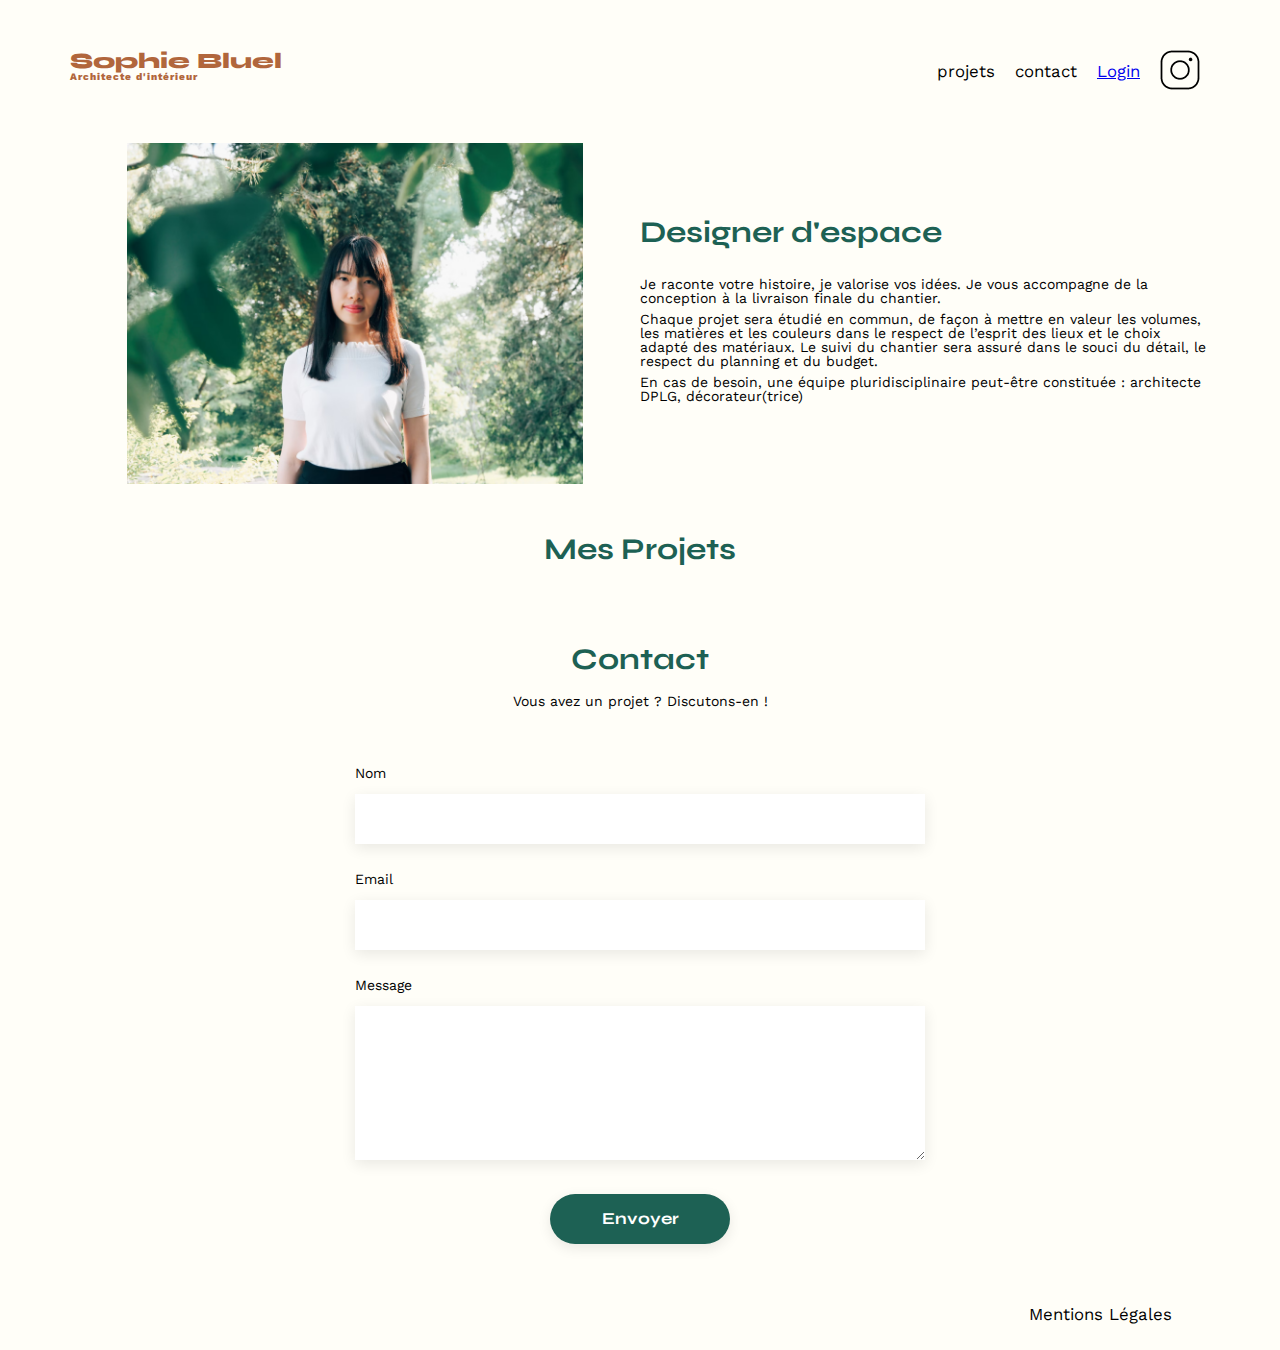
<file: FrontEnd/index.html>
<!DOCTYPE html>
<html lang="fr">

<head>
	<meta charset="UTF-8">
	<title>Sophie Bluel - Architecte d'intérieur</title>
	<meta name="viewport" content="width=device-width, initial-scale=1.0">
	<link rel="preconnect" href="https://fonts.googleapis.com">
	<link rel="preconnect" href="https://fonts.gstatic.com" crossorigin>
	<link href="https://fonts.googleapis.com/css2?family=Syne:wght@700;800&family=Work+Sans&display=swap"
		rel="stylesheet">
	<meta name="description" content="">
	<link rel="stylesheet" href="./assets/style.css">
	<link rel="stylesheet" href="./assets/index.css">

	<script src="../FrontEnd/myScripts.js"></script>
	


</head>

<body>
	<header>
		<h1>Sophie Bluel <span>Architecte d'intérieur</span></h1>
		<nav>
			<ul>
				<li>projets</li>
				<li>contact</li>
				<li><a href="login.html">Login</a></li>
				<li><img src="./assets/icons/instagram.png" alt="Instagram"></li>
			</ul>
		</nav>
	</header>
	<main>
		<section id="introduction">
			<figure>
				<img src="./assets/images/sophie-bluel.png" alt="">
			</figure>
			<article>
				<h2>Designer d'espace</h2>
				<p>Je raconte votre histoire, je valorise vos idées. Je vous accompagne de la conception à la livraison
					finale du chantier.</p>
				<p>Chaque projet sera étudié en commun, de façon à mettre en valeur les volumes, les matières et les
					couleurs dans le respect de l’esprit des lieux et le choix adapté des matériaux. Le suivi du
					chantier sera assuré dans le souci du détail, le respect du planning et du budget.</p>
				<p>En cas de besoin, une équipe pluridisciplinaire peut-être constituée : architecte DPLG,
					décorateur(trice)</p>
			</article>
		</section>
		<section id="portfolio">


			<h2>Mes Projets</h2>

			<div id="tri">
		<!--	<button id="tri-tous" onclick="trierParCategorie('tous')">Tous</button>
				<button id="tri-objet" onclick="trierParCategorie('Objets')">Objets</button>
				<button id="tri-appartement" onclick="trierParCategorie('Appartements')">Appartements</button>
				<button id="tri-hotel" onclick="trierParCategorie('Hotels & restaurants')">Hôtels & restaurants</button> -->
			</div>

			<div id="projets-photos" class="projets"></div>



		</section>
		<section id="contact">
			<h2>Contact</h2>
			<p>Vous avez un projet ? Discutons-en !</p>
			<form action="#" method="post">
				<label for="name">Nom</label>
				<input type="text" name="name" id="name">
				<label for="email">Email</label>
				<input type="email" name="email" id="email">
				<label for="message">Message</label>
				<textarea name="message" id="message" cols="30" rows="10"></textarea>
				<input type="submit" value="Envoyer">
			</form>
		</section>
	</main>

	<footer>
		<nav>
			<ul>
				<li>Mentions Légales</li>
			</ul>
		</nav>
	</footer>
</body>

</html>
</file>
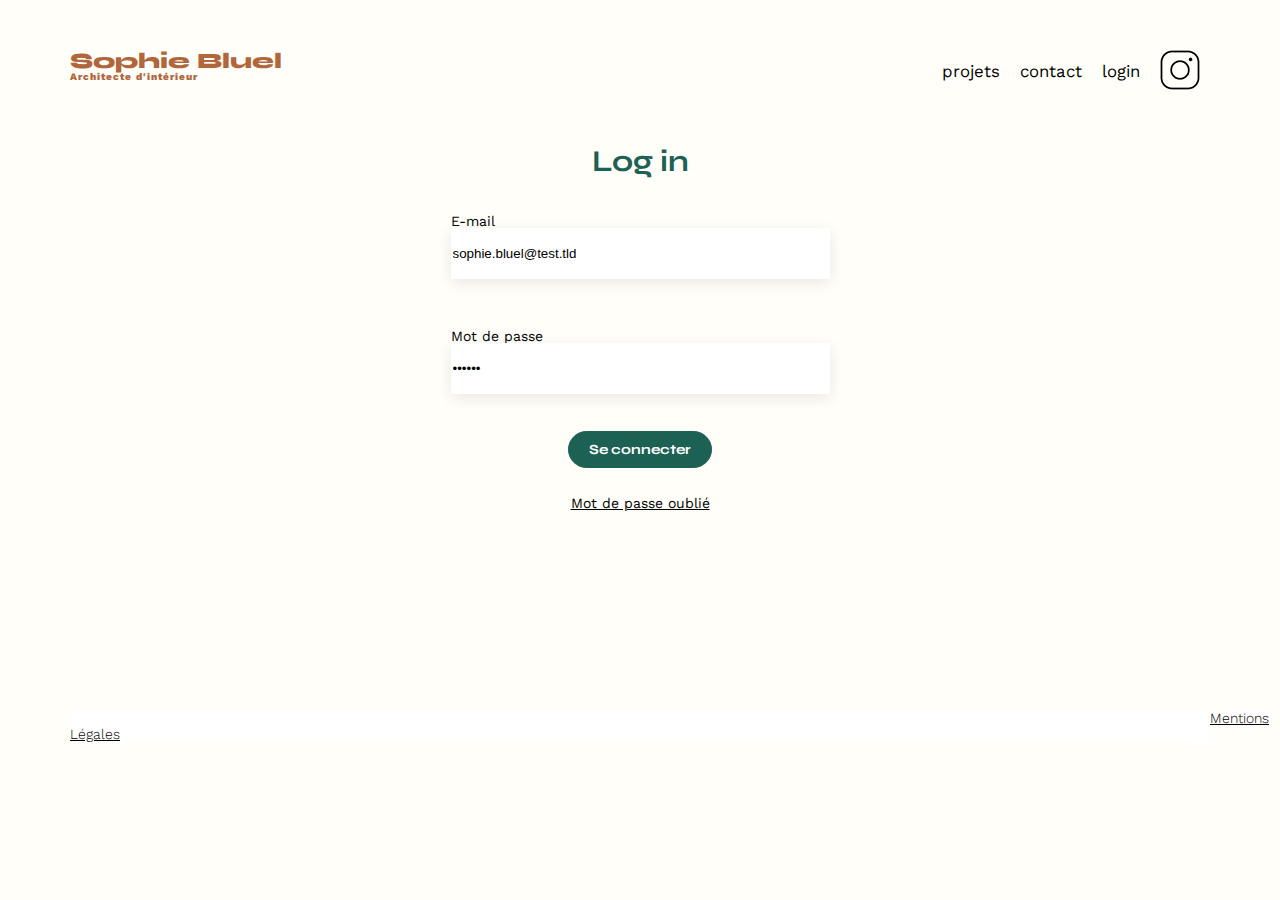
<file: FrontEnd/login.html>
<!DOCTYPE html>
<html lang="en">
<head>
	<meta charset="UTF-8">
	<title>Sophie Bluel - Architecte d'intérieur</title>
	<meta name="viewport" content="width=device-width, initial-scale=1.0">
	<link rel="preconnect" href="https://fonts.googleapis.com">
	<link rel="preconnect" href="https://fonts.gstatic.com" crossorigin>
	<link href="https://fonts.googleapis.com/css2?family=Syne:wght@700;800&family=Work+Sans&display=swap"
		rel="stylesheet">
	<meta name="description" content="">
    
	<link rel="stylesheet" href="./assets/style.css">
	<link rel="stylesheet" href="./assets/login.css">
    
</head>
<body>
    <header>
		<h1>Sophie Bluel <span>Architecte d'intérieur</span></h1>
		<nav>
			<ul>
				<li>projets</li>
				<li>contact</li>
				<li>login</li>
				<li><img src="./assets/icons/instagram.png" alt="Instagram"></li>
			</ul>
		</nav>
	</header>

<div class="Login-box">
    <main class="main">
        <h1 class="Login">Log in</h1>
        <form action="" method="post">
            <label for="email">E-mail</label>
            <input type="text" id="email" name="email" value="sophie.bluel@test.tld"> 
            <label for="password" class="mdp">Mot de passe</label> 
            <input type="password" id="password" name="password" value="S0phie"> 
        </form>
        <button id="tri-tous">Se connecter</button>


        <div class = "perdu">
        <a href="#">Mot de passe oublié</a>

    </main>

<footer class = "footer">
    <div class="mentions">
    <a href="#">Mentions Légales</a>
</div>
</footer>


</body>


</html>
</file>
<file: FrontEnd/assets/index.css>
#tri {
	display: flex;
	justify-content: center;
  }

  #tri button:not(#tri-tous) {
	color: var(--color-primary);
	border: 1px solid var(--color-primary);
	background: transparent;
	border-radius: 60px;
	cursor: pointer;
	height: 37px;

	font-family: 'Syne';
	font-style: normal;
	font-weight: 700;
	font-size: 16px;
	line-height: 19px;
	margin: 10px;
    padding: 9px 20px;
  }

#tri-tous {
	color: white;
	background: var(--color-primary);
	border: 1px solid var(--color-primary);
	border-radius: 60px;
	cursor: pointer;
	height: 37px;

	font-family: 'Syne';
	font-style: normal;
	font-weight: 700;
	font-size: 16px;
	line-height: 19px;
	margin: 10px;
    padding: 9px 20px;
}


.projets {
	display: flex;
	flex-wrap: wrap;
  }
    
   .projets img {
	flex-basis: calc(100% / 3 - 10px);
	margin: 5px;
	height: 418px;
  }
</file>
<file: FrontEnd/assets/login.css>
:root {
	--color-primary:#1D6154;
    --color-secondary:3D3D3D;
    --color-tertiary:white;
}

.main {
    display: flex;
    flex-direction: column;
    align-items: center;
    justify-content: center;
}

/** MAIN **/

.Login {
    height: 36px;
    font-family: 'Syne';
    font-weight: 700;
    font-size: 30px;
    line-height: 36px;    
    color: var(--color-primary);
    margin-bottom: 35px;
}

.Login-box label {
    color: var(--color-secondary);
}

form input {
    width: 379px;
    height: 51px;
    background: #FFFFFF;
    box-shadow: 0px 4px 14px rgba(0, 0, 0, 0.09);
    border: none;
    outline: none;
}

.mdp {
margin-top: 50px;
}

form label {
    display: flex;
  }
  

.perdu {
    margin-top: 28px;
}

.perdu  a {
    color: var(--color-secondary);
    font-family: 'Work Sans';
    font-style: normal;
}

#tri-tous {
	color: white;
    cursor: pointer;
	border: 1px solid var(--color-primary);
    background: var(--color-primary);

	border-radius: 60px;
	height: 37px;

	font-family: 'Syne';
	font-style: normal;
	font-weight: 700;
	font-size: 14px;
	line-height: 17px;

    margin-top: 37px;
    padding: 9px 20px;
}


/** FOOTER **/ 

.mentions {
background-color: #FFFFFF;
width: 100%;
margin-top: 200px;
}

.mentions a {
    
font-family: 'Work Sans';
font-style: normal;
font-weight: 300;
font-size: 14px;
line-height: 16px;
color: #000000;
margin-left: 100%;
margin-top: 100%;
background-color: white;
}
</file>
<file: FrontEnd/assets/style.css>
/* http://meyerweb.com/eric/tools/css/reset/
   v2.0 | 20110126
   License: none (public domain)
*/

html, body, div, span, applet, object, iframe,
h1, h2, h3, h4, h5, h6, p, blockquote, pre,
a, abbr, acronym, address, big, cite, code,
del, dfn, em, img, ins, kbd, q, s, samp,
small, strike, strong, sub, sup, tt, var,
b, u, i, center,
dl, dt, dd, ol, ul, li,
fieldset, form, label, legend,
table, caption, tbody, tfoot, thead, tr, th, td,
article, aside, canvas, details, embed,
figure, figcaption, footer, header, hgroup,
menu, nav, output, ruby, section, summary,
time, mark, audio, video {
	margin: 0;
	padding: 0;
	border: 0;
	font-size: 100%;
	font: inherit;
	vertical-align: baseline;
}
/* HTML5 display-role reset for older browsers */
article, aside, details, figcaption, figure,
footer, header, hgroup, menu, nav, section {
	display: block;
}
body {
	line-height: 1;
}
ol, ul {
	list-style: none;
}
blockquote, q {
	quotes: none;
}
blockquote:before, blockquote:after,
q:before, q:after {
	content: '';
	content: none;
}
table {
	border-collapse: collapse;
	border-spacing: 0;
}
/** end reset css**/
body {
	max-width: 1140px;
	margin:auto;
	font-family: 'Work Sans' ;
	font-size: 14px;
}
header {
	display: flex;
	justify-content: space-between;
	margin: 50px 0
}
section {
	margin: 50px 0
}

h1{
	display: flex;
	flex-direction: column;
	font-family: 'Syne';
	font-size: 22px;
	font-weight: 800;
	color: #B1663C
}

h1 > span {
	font-family: 'Work Sans';
	font-size:10px;
	letter-spacing: 0.1em;
;
}

h2{
	font-family: 'Syne';
	font-weight: 700;
	font-size: 30px;
	color: #1D6154
}
nav ul {
	display: flex;
	align-items: center;
	list-style-type: none;

}
nav li {
	padding: 0 10px;
	font-size: 1.2em;
}

li:hover {
	color: #B1663C;
}
#introduction {
	display: flex;
	align-items: center;
}
#introduction figure {
	flex: 1
}
#introduction img {
	display: block;
	margin: auto;
	width: 80%;
}

#introduction article {
	flex: 1
}
#introduction h2 {
	margin-bottom: 1em;
}

#introduction p {
	margin-bottom: 0.5em;
}
#portfolio h2 {
	text-align: center;
	margin-bottom: 1em;
}
.gallery {
	width: 100%;
	display: grid;
	grid-template-columns: 1fr 1fr 1fr;
	grid-column-gap: 20px;
	grid-row-gap: 20px;
}

.gallery img {
	width: 100%;

}
#contact {
	width: 50%;
margin: auto;
}
#contact > * {
	text-align: center;

}
#contact h2{
	margin-bottom: 20px;
}
#contact form {
	text-align: left;
	margin-top:30px;
	display: flex;
	flex-direction: column;
}

#contact input {
	height: 50px;
	font-size: 1.2em;
	border: none;
	box-shadow: 0px 4px 14px rgba(0, 0, 0, 0.09);
}
#contact label {
	margin: 2em 0 1em 0;
}
#contact textarea {
	border: none;
	box-shadow: 0px 4px 14px rgba(0, 0, 0, 0.09);
}

input[type="submit"]{
	font-family: 'Syne';
	font-weight: 700;
	color: white;
	background-color: #1D6154;
	margin : 2em auto ;
	width: 180px;
	text-align: center;
	border-radius: 60px ;
}

footer nav ul {
	display: flex;
	justify-content: flex-end;
	margin: 2em
}


/** TRAVAIL **/

:root {
	--color-primary:#1D6154;
}


* {
	box-sizing: border-box;
}

body {
	background: #FFFEF8;

}
</file>
